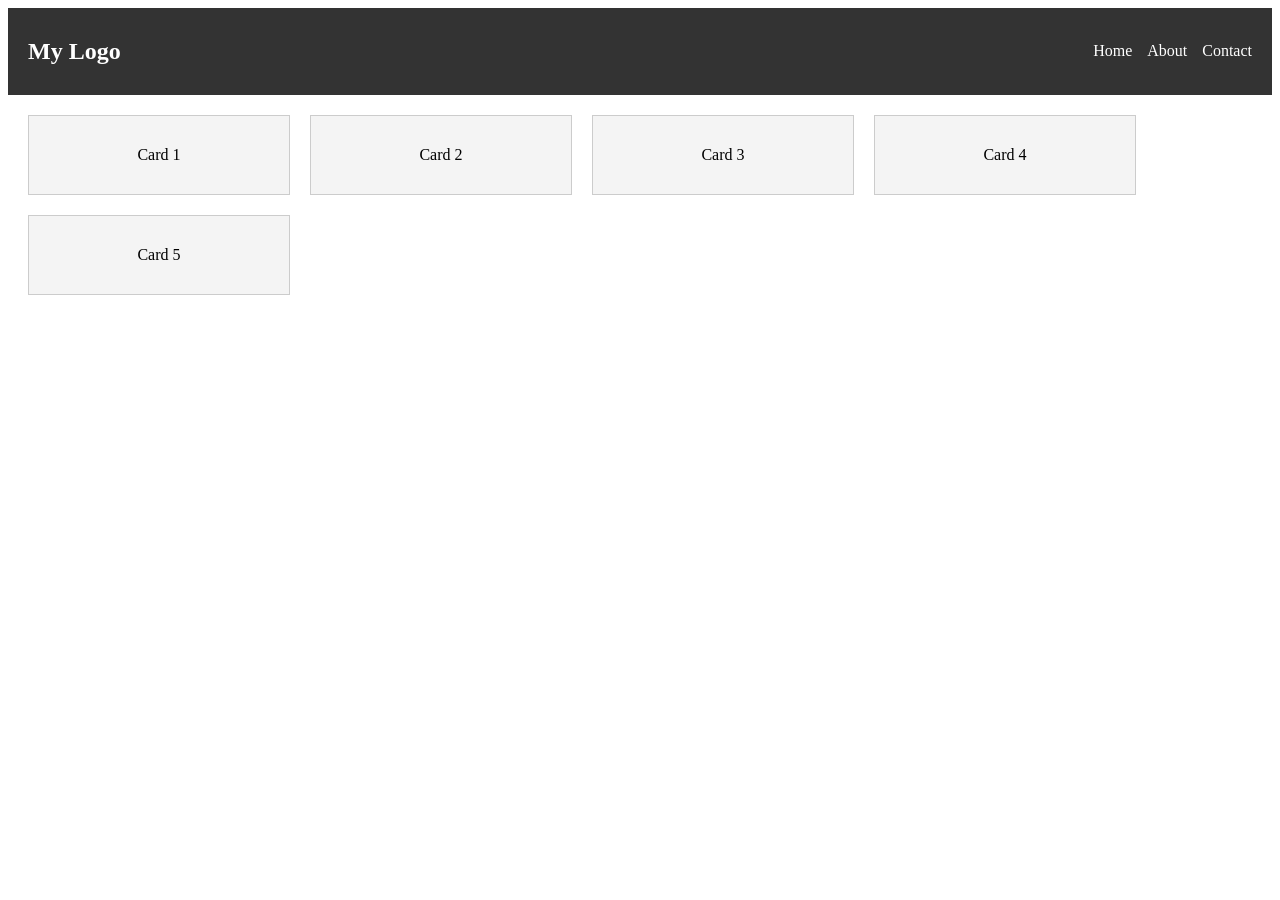
<file: ex00/index.html>
<!DOCTYPE html>
<html lang="en">
<head>
    <meta charset="UTF-8">
    <meta name="viewport" content="width=device-width, initial-scale=1.0">
    <title>Flexbox Layout</title>
    <!-- ربط ملف الـ CSS -->
    <link rel="stylesheet" href="style.css">
</head>
<body>

    <!-- شريط التنقل -->
    <div class="nav-container">
        <h2>My Logo</h2>
        <ul>
            <li>Home</li>
            <li>About</li>
            <li>Contact</li>
        </ul>
    </div>

    <!-- شبكة البطاقات -->
    <div class="card-container">
        <div class="card">Card 1</div>
        <div class="card">Card 2</div>
        <div class="card">Card 3</div>
        <div class="card">Card 4</div>
        <div class="card">Card 5</div>
    </div>

</body>
</html>
</file>
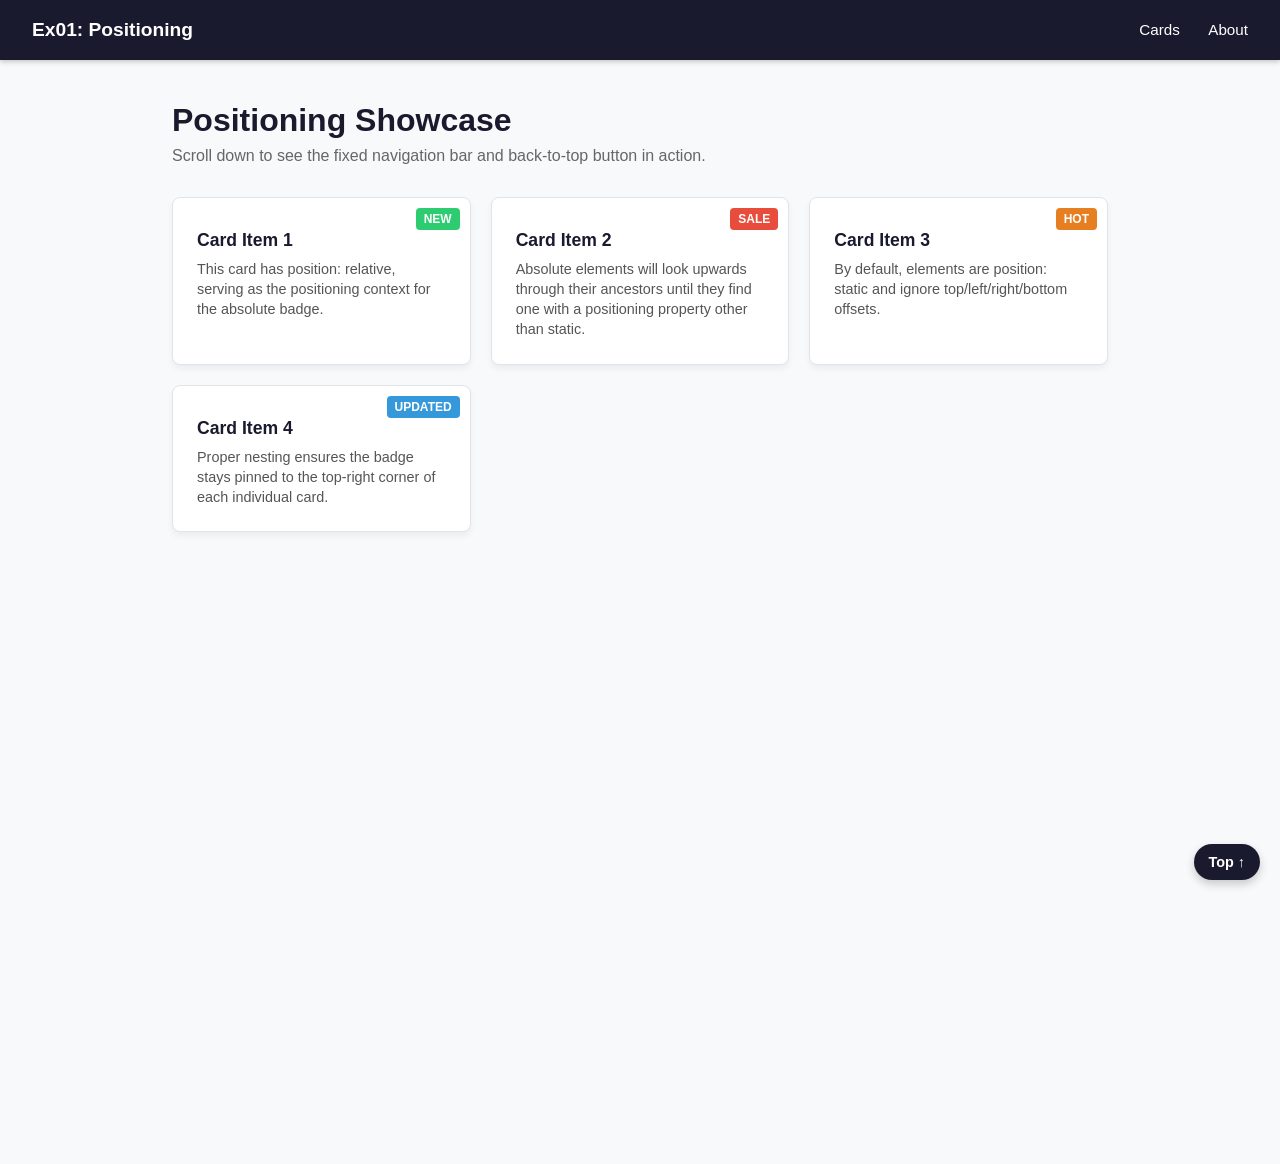
<file: ex01/index.html>
<!DOCTYPE html>
<html lang="en">
<head>
    <meta charset="UTF-8">
    <meta name="viewport" content="width=device-width, initial-scale=1.0">
    <title>Chapter V - Exercise 01: Positioning</title>
    <link rel="stylesheet" href="style.css">
</head>
<body>

    <header class="navbar">
        <span class="logo">Ex01: Positioning</span>
        <nav class="nav-links">
            <a href="#cards">Cards</a>
            <a href="#">About</a>
        </nav>
    </header>

    <main class="main-container" id="cards">
        <h1>Positioning Showcase</h1>
        <p class="intro">Scroll down to see the fixed navigation bar and back-to-top button in action.</p>

        <div class="card-grid">

            <div class="card">
                <span class="badge">New</span>
                <h3>Card Item 1</h3>
                <p>This card has <code>position: relative</code>, serving as the positioning context for the absolute badge.</p>
            </div>

            <div class="card">
                <span class="badge sale">Sale</span>
                <h3>Card Item 2</h3>
                <p>Absolute elements will look upwards through their ancestors until they find one with a positioning property other than static.</p>
            </div>

            <div class="card">
                <span class="badge hot">Hot</span>
                <h3>Card Item 3</h3>
                <p>By default, elements are <code>position: static</code> and ignore top/left/right/bottom offsets.</p>
            </div>

            <div class="card">
                <span class="badge update">Updated</span>
                <h3>Card Item 4</h3>
                <p>Proper nesting ensures the badge stays pinned to the top-right corner of each individual card.</p>
            </div>

        </div>

        <div class="spacer"></div>
    </main>

    <a href="#" class="back-to-top">Top ↑</a>

</body>
</html>
</file>
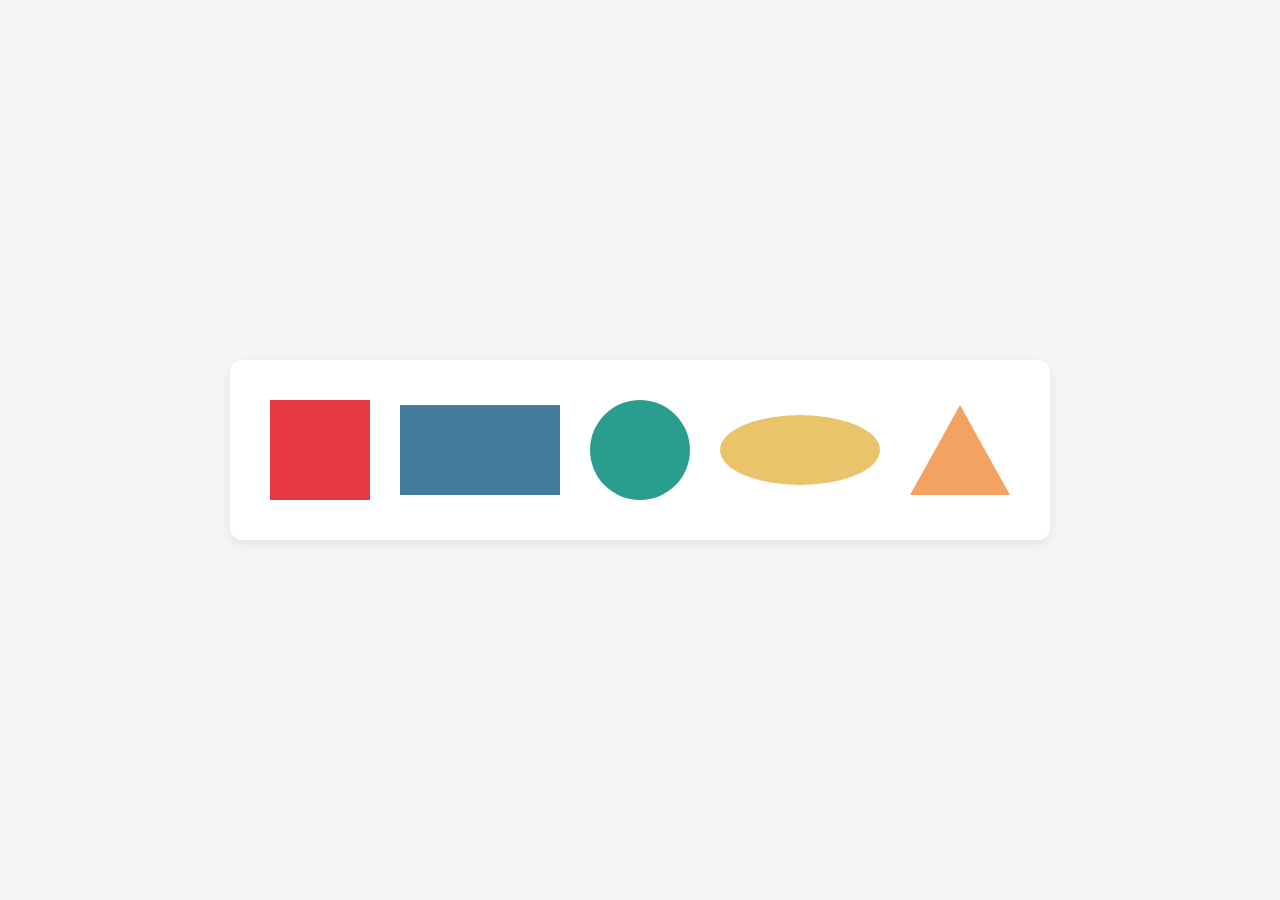
<file: ex02/index.html>
<!DOCTYPE html>
<html lang="en">
<head>
  <meta charset="UTF-8">
  <meta name="viewport" content="width=device-width, initial-scale=1.0">
  <title>Exercise 02: CSS Shapes</title>
  <link rel="stylesheet" href="style.css">
</head>
<body>

  <main class="shapes-container">
    <!-- 1. Square -->
    <div class="shape square"></div>

    <!-- 2. Rectangle -->
    <div class="shape rectangle"></div>

    <!-- 3. Perfect Circle -->
    <div class="shape circle"></div>

    <!-- 4. Capsule Pill -->
    <div class="shape pill"></div>

    <!-- 5. CSS Triangle -->
    <div class="shape triangle"></div>
  </main>

</body>
</html>
</file>
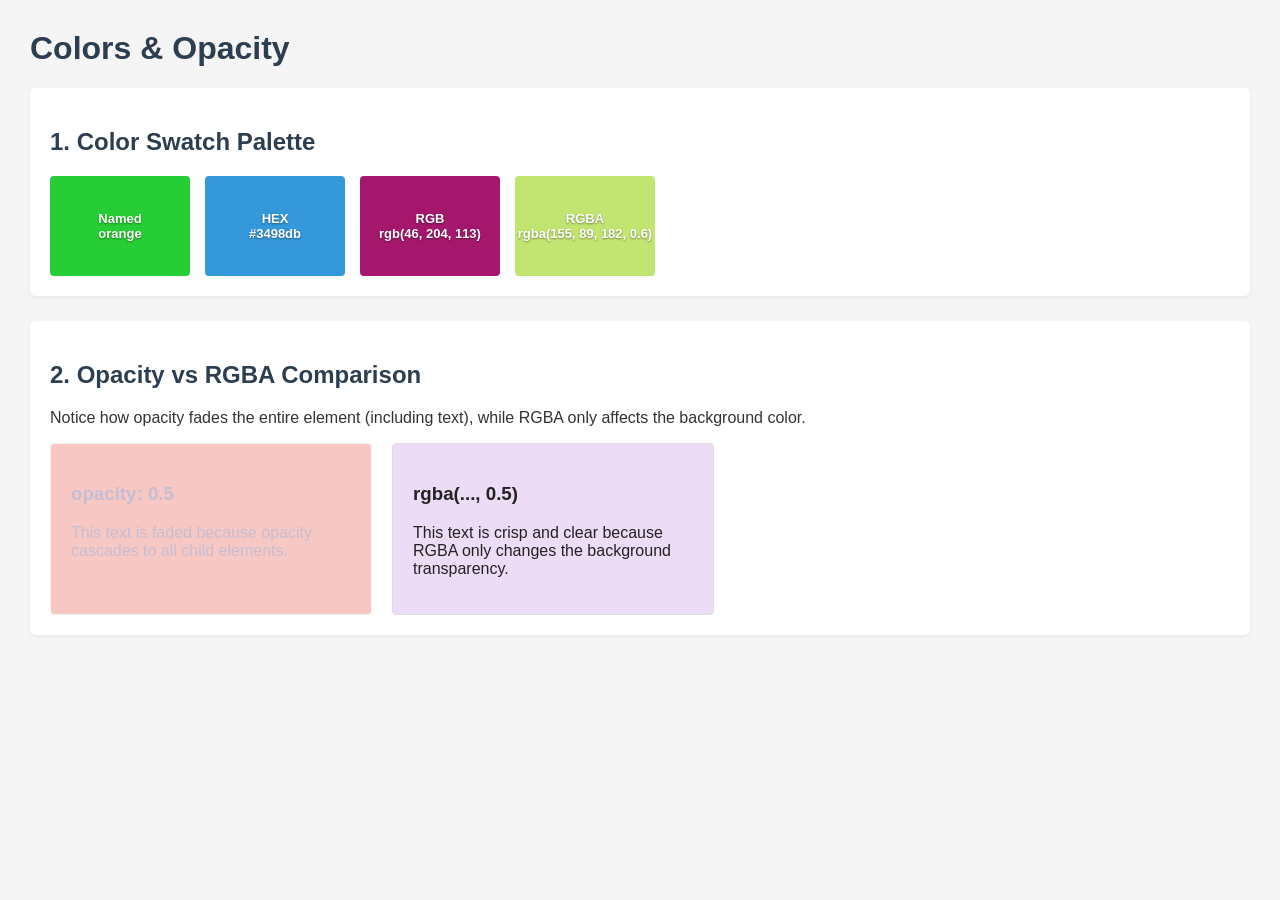
<file: ex03/index.html>
<!DOCTYPE html>
<html lang="en">
<head>
    <meta charset="UTF-8">
    <meta name="viewport" content="width=device-width, initial-scale=1.0">
    <title>Exercise 03 - Colors & Opacity</title>
    <link rel="stylesheet" href="style.css">
</head>
<body>

    <h1>Colors & Opacity</h1>

    <section class="section">
        <h2>1. Color Swatch Palette</h2>
        <div class="palette">
            <div class="swatch named">
                <span>Named<br>orange</span>
            </div>
            <div class="swatch hex">
                <span>HEX<br>#3498db</span>
            </div>
            <div class="swatch rgb">
                <span>RGB<br>rgb(46, 204, 113)</span>
            </div>
            <div class="swatch rgba">
                <span>RGBA<br>rgba(155, 89, 182, 0.6)</span>
            </div>
        </div>
    </section>

    <section class="section">
        <h2>2. Opacity vs RGBA Comparison</h2>
        <p class="desc">Notice how opacity fades the entire element (including text), while RGBA only affects the background color.</p>

        <div class="comparison-container">
            <div class="box opacity-box">
                <h3>opacity: 0.5</h3>
                <p>This text is faded because opacity cascades to all child elements.</p>
            </div>

            <div class="box rgba-box">
                <h3>rgba(..., 0.5)</h3>
                <p>This text is crisp and clear because RGBA only changes the background transparency.</p>
            </div>
        </div>
    </section>

</body>
</html>
</file>
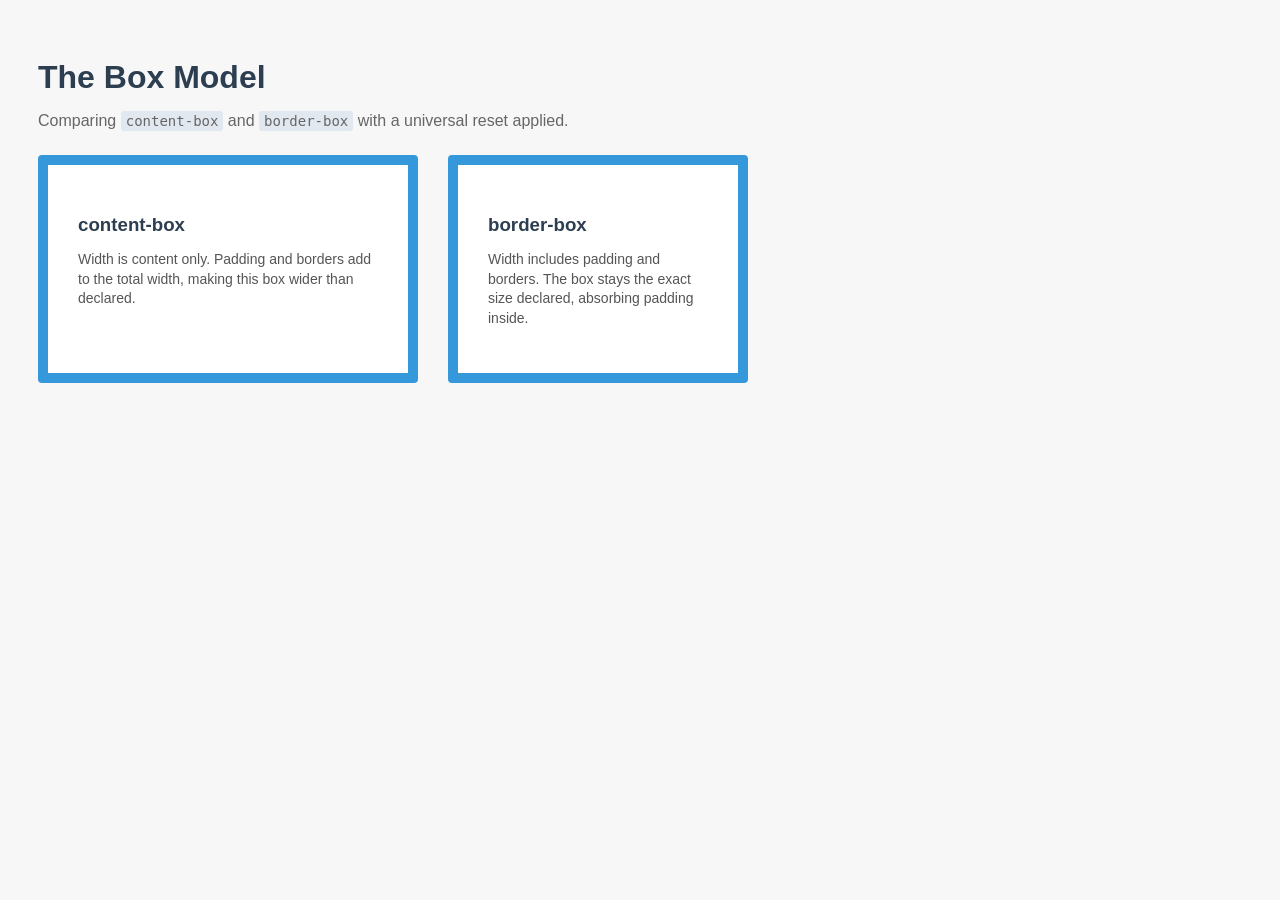
<file: ex04/index.html>
<!DOCTYPE html>
<html lang="en">
<head>
    <meta charset="UTF-8">
    <meta name="viewport" content="width=device-width, initial-scale=1.0">
    <title>Exercise 04 - The Box Model</title>
    <link rel="stylesheet" href="style.css">
</head>
<body>

    <h1>The Box Model</h1>
    <p class="intro">Comparing <code>content-box</code> and <code>border-box</code> with a universal reset applied.</p>

    <div class="container">
        <div class="box content-box">
            <h3>content-box</h3>
            <p>Width is content only. Padding and borders add to the total width, making this box wider than declared.</p>
        </div>

        <div class="box border-box">
            <h3>border-box</h3>
            <p>Width includes padding and borders. The box stays the exact size declared, absorbing padding inside.</p>
        </div>
    </div>

</body>
</html>
</file>
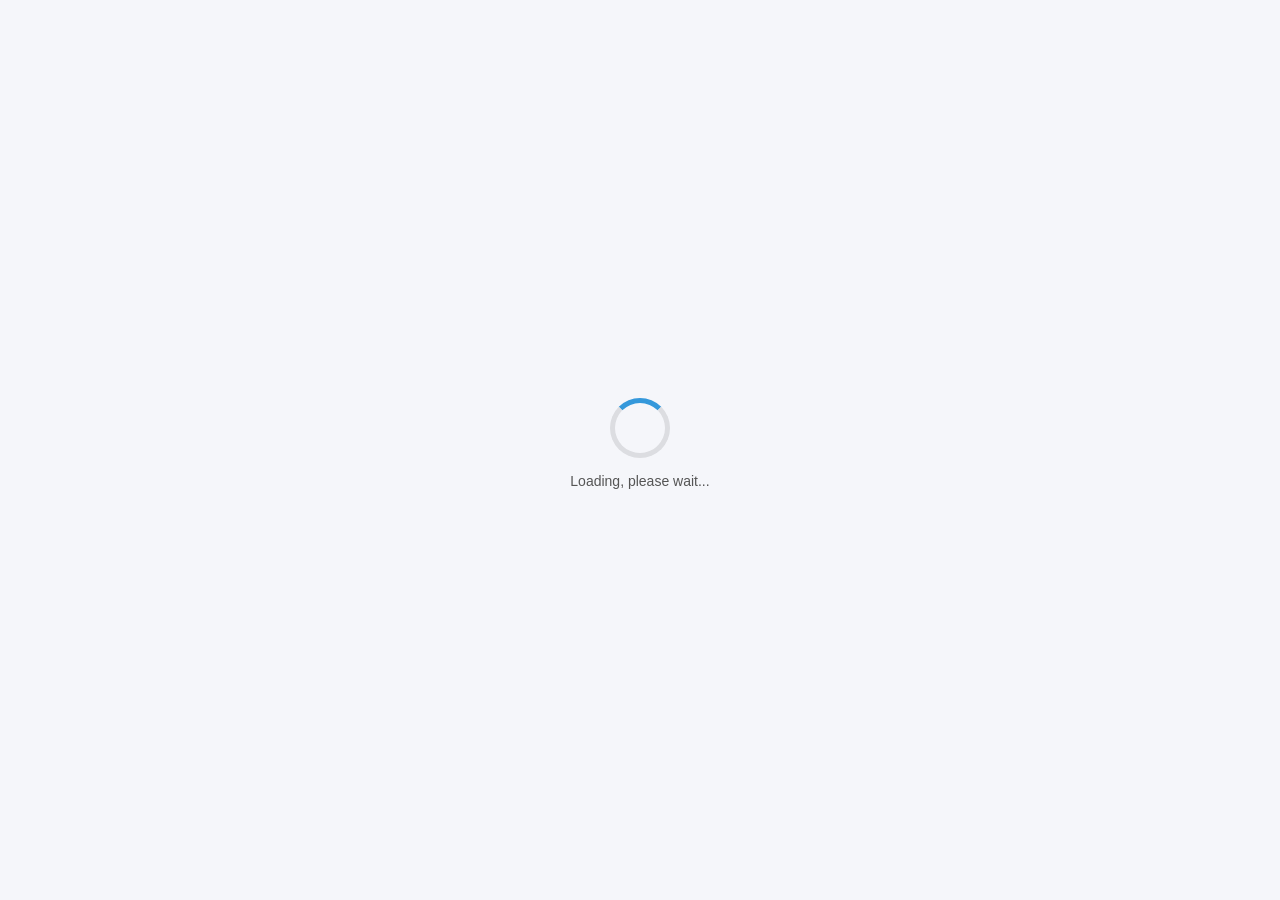
<file: ex05-bonus/index.html>
<!DOCTYPE html>
<html lang="en">
<head>
    <meta charset="UTF-8">
    <meta name="viewport" content="width=device-width, initial-scale=1.0">
    <title>Exercise 05 - Loader Animation</title>
    <link rel="stylesheet" href="style.css">
</head>
<body>

    <div class="loader-container">
        <div class="spinner"></div>
        <p>Loading, please wait...</p>
    </div>

</body>
</html>
</file>
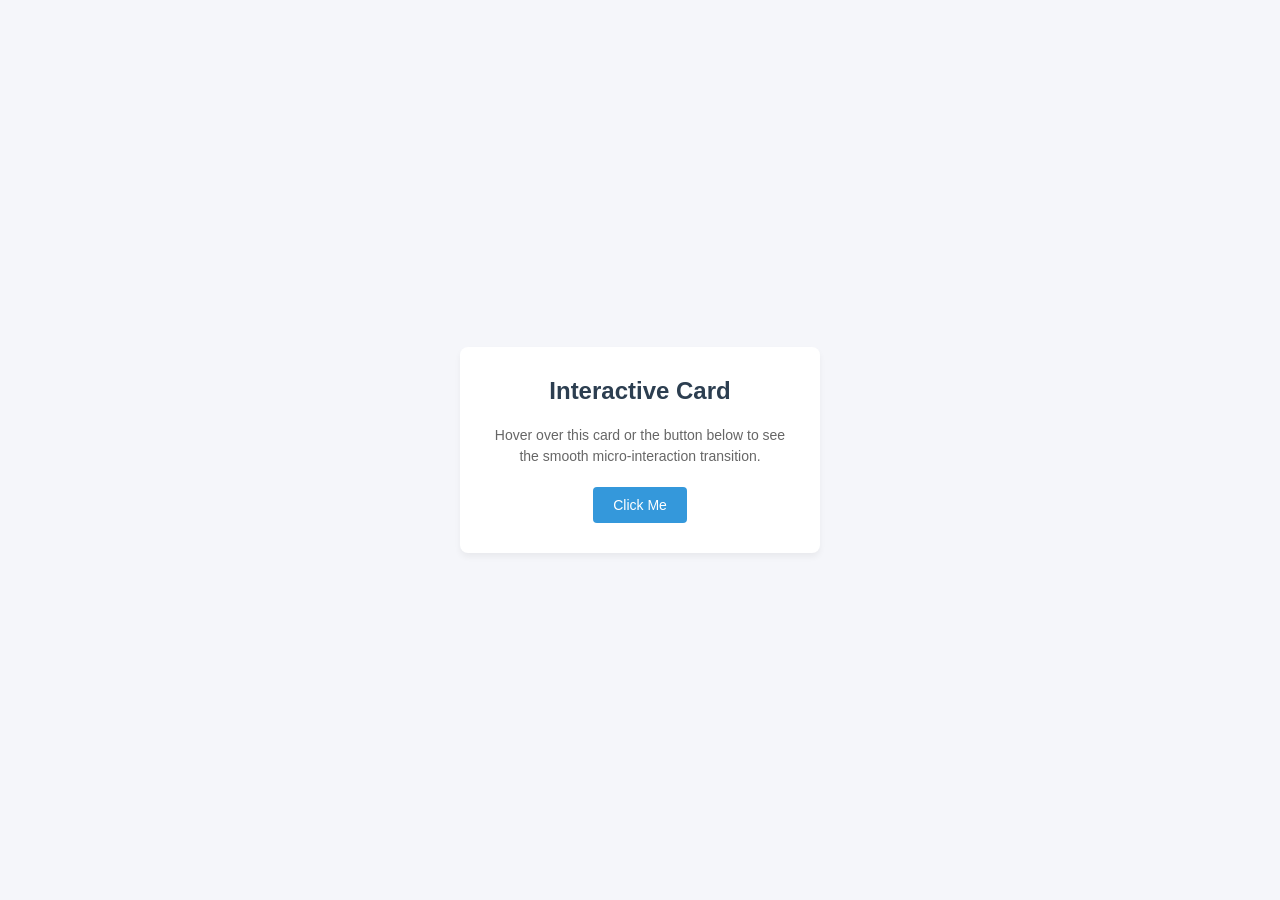
<file: ex06-bonus/index.html>
<!DOCTYPE html>
<html lang="en">
<head>
    <meta charset="UTF-8">
    <meta name="viewport" content="width=device-width, initial-scale=1.0">
    <title>Exercise 06 - Hover Micro-interactions</title>
    <link rel="stylesheet" href="style.css">
</head>
<body>

    <div class="card">
        <h2>Interactive Card</h2>
        <p>Hover over this card or the button below to see the smooth micro-interaction transition.</p>
        <button class="btn">Click Me</button>
    </div>

</body>
</html>
</file>
<file: ex00/style.css>
/* إعدادات شريط التنقل */
.nav-container {
    display: flex;
    justify-content: space-between;
    align-items: center;
    background-color: #333;
    color: white;
    padding: 10px 20px;
}

/* تعديل بسيط لقائمة شريط التنقل عشان تطلع مرتبة أفقياً */
.nav-container ul {
    display: flex;
    gap: 15px;
    list-style: none;
}

/* إعدادات شبكة البطاقات */
.card-container {
    display: flex;
    flex-direction: row;
    flex-wrap: wrap;
    gap: 20px;
    padding: 20px;
}

/* شكل البطاقة عشان تبين واضحة قدامك */
.card {
    background-color: #f4f4f4;
    border: 1px solid #ccc;
    padding: 30px;
    width: 200px;
    text-align: center;
}
</file>
<file: ex01/style.css>
* {
    margin: 0;
    padding: 0;
    box-sizing: border-box;
    font-family: Arial, sans-serif;
}

body {
    background-color: #f7f9fa;
    color: #333;
    padding-top: 70px;  
}

 
.navbar {
    position: fixed;     
    top: 0;                
    left: 0;
    width: 100%;          
    height: 60px;
    background-color: #1a1a2e;
    color: #fff;
    display: flex;
    justify-content: space-between;
    align-items: center;
    padding: 0 2rem;
    z-index: 1000;         
    box-shadow: 0 2px 5px rgba(0, 0, 0, 0.2);
}

.logo {
    font-weight: bold;
    font-size: 1.2rem;
}

.nav-links a {
    color: #fff;
    text-decoration: none;
    margin-left: 1.5rem;
    font-size: 0.95rem;
}

.nav-links a:hover {
    color: #e94560;
}

 
.main-container {
    max-width: 1000px;
    margin: 0 auto;
    padding: 2rem;
}

.main-container h1 {
    margin-bottom: 0.5rem;
    color: #1a1a2e;
}

.intro {
    color: #666;
    margin-bottom: 2rem;
}

.card-grid {
    display: grid;
    grid-template-columns: repeat(auto-fit, minmax(220px, 1fr));
    gap: 20px;
}

 
.card {
    position: relative;    
    background: #ffffff;
    padding: 2rem 1.5rem 1.5rem 1.5rem;
    border-radius: 8px;
    box-shadow: 0 4px 6px rgba(0, 0, 0, 0.05);
    border: 1px solid #e1e4e8;
}

.badge {
    position: absolute;    
    top: 10px;
    right: 10px;
    background-color: #2ecc71;
    color: white;
    font-size: 0.75rem;
    font-weight: bold;
    padding: 4px 8px;
    border-radius: 4px;
    text-transform: uppercase;
}

/* Variant badge colors for visual distinction */
.badge.sale { background-color: #e74c3c; }
.badge.hot { background-color: #e67e22; }
.badge.update { background-color: #3498db; }

.card h3 {
    margin-bottom: 0.5rem;
    font-size: 1.1rem;
    color: #1a1a2e;
}

.card p {
    font-size: 0.9rem;
    color: #555;
    line-height: 1.4;
}

.spacer {
    height: 600px;
}


.back-to-top {
    position: fixed;      
    bottom: 20px;         
    right: 20px;          
    background-color: #1a1a2e;
    color: #fff;
    padding: 10px 15px;
    border-radius: 50px;
    text-decoration: none;
    font-size: 0.9rem;
    font-weight: bold;
    box-shadow: 0 4px 10px rgba(0, 0, 0, 0.2);
    z-index: 999;        
    transition: background-color 0.2s;
}

.back-to-top:hover {
    background-color: #e94560;
}
</file>
<file: ex02/style.css>
/* Base Reset & Layout */
* {
  box-sizing: border-box;
  margin: 0;
  padding: 0;
}

body {
  font-family: system-ui, -apple-system, sans-serif;
  background-color: #f4f5f7;
  display: flex;
  justify-content: center;
  align-items: center;
  min-height: 100vh;
  padding: 20px;
}

.shapes-container {
  display: flex;
  flex-wrap: wrap;
  gap: 30px;
  justify-content: center;
  align-items: center;
  max-width: 900px;
  background-color: #ffffff;
  padding: 40px;
  border-radius: 12px;
  box-shadow: 0 4px 12px rgba(0, 0, 0, 0.08);
}

/* --------------------------------------------------
   1. Square (Equal width and height)
   -------------------------------------------------- */
.square {
  width: 100px;
  height: 100px;
  background-color: #e63946;
}

/* --------------------------------------------------
   2. Rectangle (Different width and height)
   -------------------------------------------------- */
.rectangle {
  width: 160px;
  height: 90px;
  background-color: #457b9d;
}

/* --------------------------------------------------
   3. Perfect Circle (Equal dimensions + 50% radius)
   -------------------------------------------------- */
.circle {
  width: 100px;
  height: 100px;
  background-color: #2a9d8f;
  border-radius: 100px;
}

/* --------------------------------------------------
   4. Capsule Pill (Width > Height + High border-radius)
   -------------------------------------------------- */
.pill {
  width: 160px;
  height: 70px;
  background-color: #e9c46a;
  border-radius: 50%; /* Any radius >= half height turns edges into half-circles */
}

/* --------------------------------------------------
   5. CSS Triangle (Border Trick)
   -------------------------------------------------- */
.triangle {
  /* Set explicit content box size to 0 */
  width: 0;
  height: 0;

  /* Transparent left & right borders form the sides */


  border-left: 50px solid transparent ;
  border-right: 50px solid transparent ;

  /* Colored bottom border forms the triangle body pointing UP */
  border-bottom: 90px solid #f4a261; 
}
</file>
<file: ex03/style.css>
body {
    font-family: Arial, sans-serif;
    margin: 30px;
    background-color: #f5f5f5;
    color: #333;
}

h1, h2 {
    color: #2c3e50;
}

.section {
    background: #ffffff;
    padding: 20px;
    margin-bottom: 25px;
    border-radius: 6px;
    box-shadow: 0 2px 4px rgba(0, 0, 0, 0.05);
}

.palette {
    display: flex;
    gap: 15px;
    flex-wrap: wrap;
    margin-top: 15px;
}

.swatch {
    width: 140px;
    height: 100px;
    border-radius: 4px;
    display: flex;
    align-items: center;
    justify-content: center;
    text-align: center;
    color: white;
    font-weight: bold;
    font-size: 13px;
    text-shadow: 0 1px 2px rgba(0,0,0,0.4);
}

.swatch.named {
    background-color: rgb(39, 205, 52);
}

.swatch.hex {
    background-color: #3498db;
}

.swatch.rgb {
    background-color: rgb(164, 23, 108);
}

.swatch.rgba {
    background-color: rgba(153, 210, 18, 0.6);
}

.comparison-container {
    display: flex;
    gap: 20px;
    margin-top: 15px;
    flex-wrap: wrap;
}

.box {
    width: 280px;
    padding: 20px;
    border-radius: 4px;
    border: 1px solid #ddd;
}


.opacity-box {
    background-color: #e74c3c;
    opacity: 0.3;
    color: rgb(71, 38, 114);

}
.rgba-box {
    background-color: rgba(128, 17, 193, 0.144);
    color: #222;
}
</file>
<file: ex04/style.css>
body {
    font-family: Arial, sans-serif;
    padding: 30px;
    background-color: #f7f7f7;
    color: #333;
}

h1 {
    color: #2c3e50;
    margin-bottom: 5px;
}

.intro {
    color: #666;
    margin-bottom: 25px;
}

code {
    background-color: #e2e8f0;
    padding: 2px 5px;
    border-radius: 3px;
    font-size: 14px;
}

.container {
    display: flex;
    gap: 30px;
    flex-wrap: wrap;
}

.box {
    width: 300px;
    padding: 30px;
    border: 10px solid #3498db;
    background-color: #ffffff;
    border-radius: 4px;
}

.content-box {
    box-sizing: content-box;
}

.border-box {
    box-sizing: border-box;
}

.box h3 {
    margin-bottom: 10px;
    color: #2c3e50;
}

.box p {
    font-size: 14px;
    line-height: 1.4;
    color: #555;
}
</file>
<file: ex05-bonus/style.css>
body {
    font-family: Arial, sans-serif;
    background-color: #f5f6fa;
    display: flex;
    justify-content: center;
    align-items: center;
    height: 100vh;
    margin: 0;
}

.loader-container {
    text-align: center;
}

.loader-container p {
    margin-top: 15px;
    color: #555;
    font-size: 14px;
}

.spinner {
    width: 50px;
    height: 50px;
    border: 5px solid #dcdde1;
    border-top: 5px solid #3498db;
    border-radius: 50%;
    margin: 0 auto;
    
    animation-name: spin;
    animation-duration: 0.8s;
    animation-timing-function: linear;
    animation-iteration-count: infinite;
}

@keyframes spin {
    0% {
        transform: rotate(0deg);
    }
    100% {
        transform: rotate(360deg);
    }
}
</file>
<file: ex06-bonus/style.css>
body {
    font-family: Arial, sans-serif;
    background-color: #f5f6fa;
    display: flex;
    justify-content: center;
    align-items: center;
    height: 100vh;
    margin: 0;
}

.card {
    background: #ffffff;
    padding: 30px;
    border-radius: 8px;
    box-shadow: 0 4px 6px rgba(0, 0, 0, 0.05);
    width: 300px;
    text-align: center;
    
    transition: transform 0.3s ease, box-shadow 0.3s ease;
}

.card h2 {
    color: #2c3e50;
    margin-top: 0;
}

.card p {
    color: #666;
    font-size: 14px;
    line-height: 1.5;
    margin-bottom: 20px;
}

.btn {
    background-color: #3498db;
    color: white;
    border: none;
    padding: 10px 20px;
    border-radius: 4px;
    font-size: 14px;
    cursor: pointer;
    
    transition: transform 0.2s ease, background-color 0.2s ease;
}

.card:hover {
    transform: translateY(-8px) scale(1.05);
    box-shadow: 0 10px 20px rgba(0, 0, 0, 0.1);
}

.btn:hover {
    transform: translateY(-8px) scale(1.05);
    background-color: #2980b9;
}
</file>
